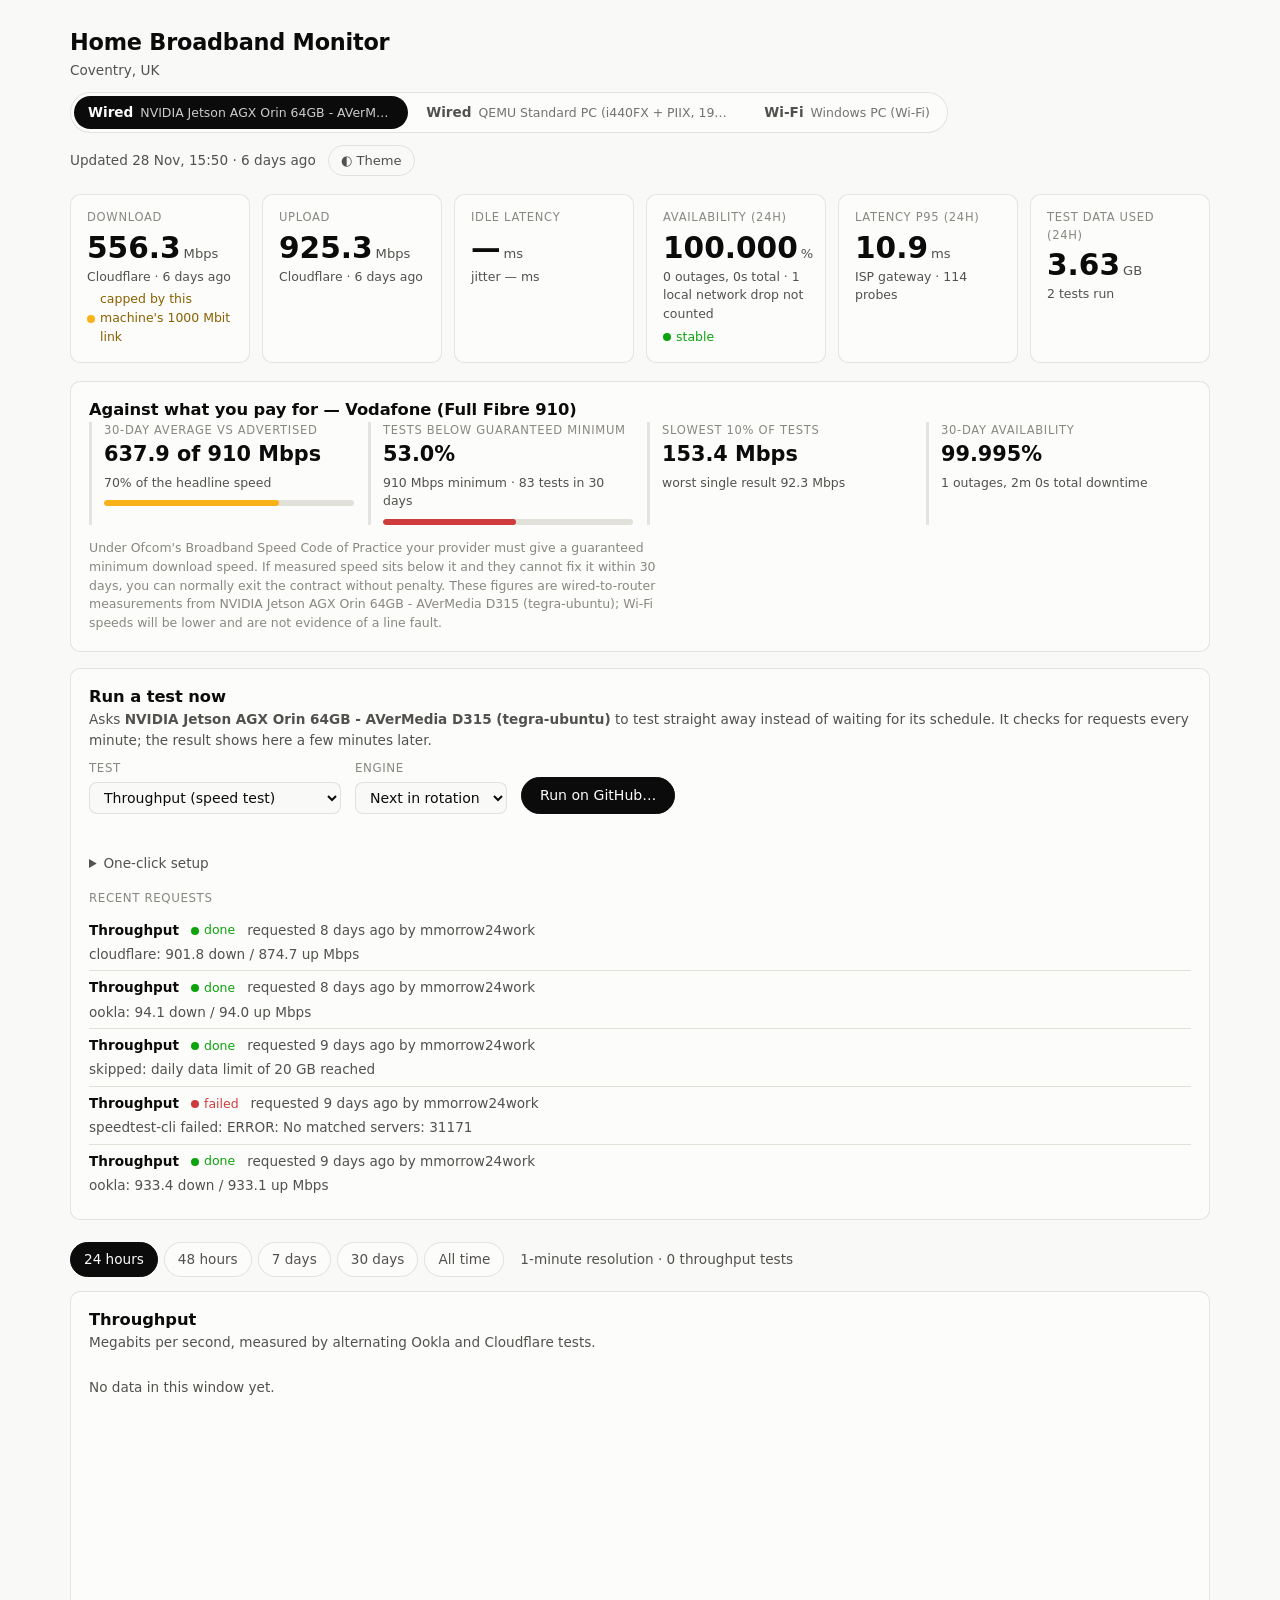
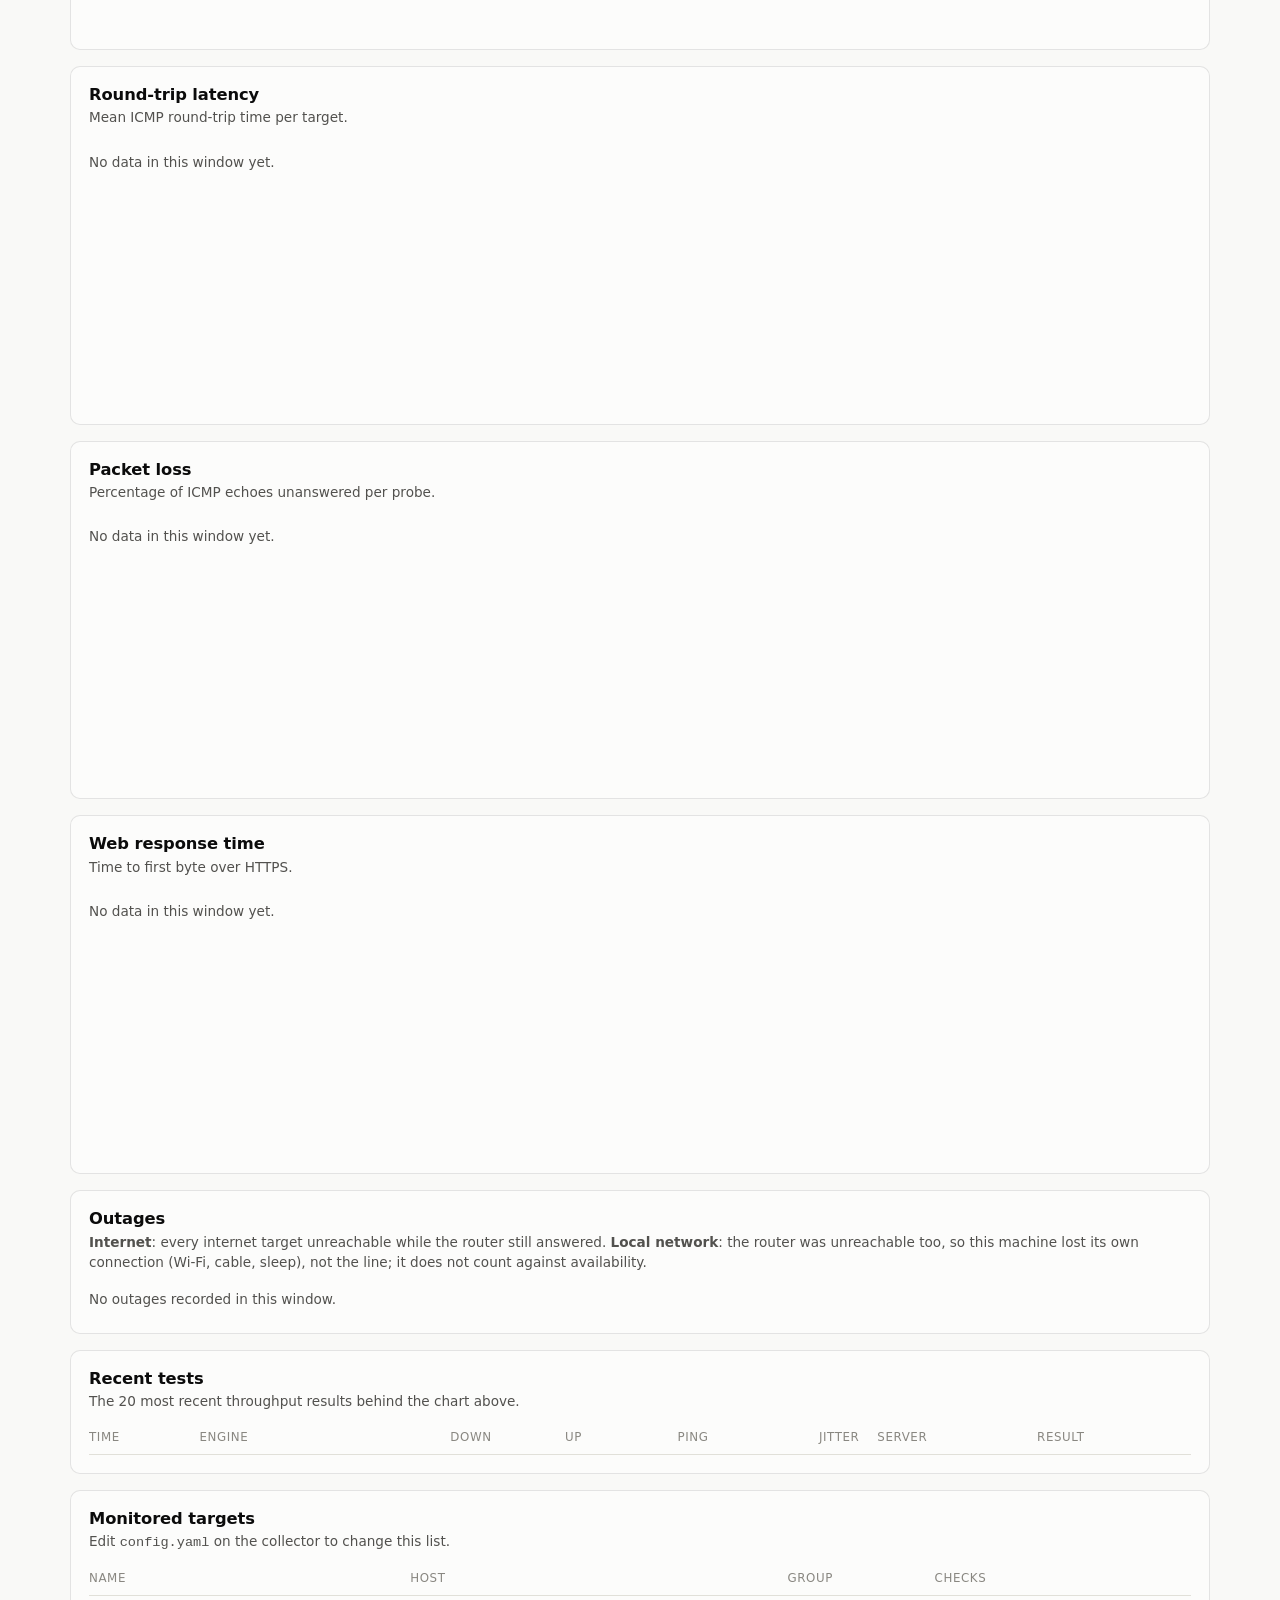
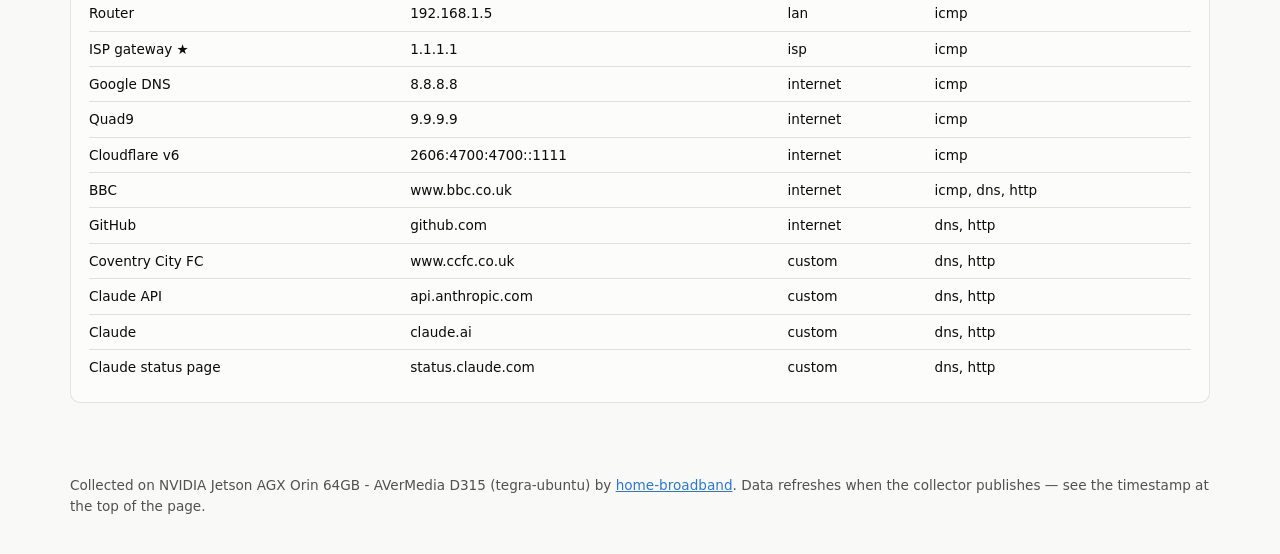
<file: index.html>
<!doctype html>
<html lang="en">
<head>
<meta charset="utf-8">
<meta name="viewport" content="width=device-width, initial-scale=1">
<title>Home Broadband Monitor</title>
<meta name="description" content="Continuous broadband throughput, latency and packet-loss monitoring.">
<meta name="color-scheme" content="light dark">
<link rel="stylesheet" href="vendor/uPlot.min.css">
<link rel="stylesheet" href="style.css">
<link rel="icon" href="data:image/svg+xml,<svg xmlns='http://www.w3.org/2000/svg' viewBox='0 0 100 100'><text y='.9em' font-size='90'>&#128225;</text></svg>">
</head>
<body data-palette="#2a78d6,#eb6834,#1baf7a,#eda100,#e87ba4,#008300,#4a3aa7,#e34948">

<header class="topbar">
  <div class="topbar-main">
    <h1 id="site-title">Home Broadband Monitor</h1>
    <p id="site-subtitle" class="muted"></p>
    <div id="collector-switch" class="collector-switch" role="group"
         aria-label="Which collector's measurements to show" hidden></div>
  </div>
  <div class="topbar-side">
    <p class="muted" id="generated">Loading…</p>
    <button id="theme-toggle" type="button" class="ghost-btn" aria-label="Toggle colour theme">
      <span aria-hidden="true">◐</span> Theme
    </button>
  </div>
</header>

<main>
  <section id="tiles" class="tiles" aria-label="Current status"></section>

  <section class="panel" id="sla-panel" hidden>
    <h2>Against what you pay for</h2>
    <p id="sla-banner" class="banner" hidden></p>
    <div id="sla-body" class="sla-grid"></div>
    <p class="footnote">
      Under Ofcom's Broadband Speed Code of Practice your provider must give a
      guaranteed minimum download speed. If measured speed sits below it and they
      cannot fix it within 30 days, you can normally exit the contract without penalty.
      <span id="sla-method">These figures are measurements from a dedicated collector.</span>
    </p>
  </section>

  <section class="panel" id="run-panel" hidden>
    <div class="chart-head">
      <h2>Run a test now</h2>
      <p class="muted">Asks <strong class="run-who">this collector</strong> to test straight away
        instead of waiting for its schedule. It checks for requests every minute; the result shows
        here a few minutes later.</p>
    </div>
    <form id="run-form" class="run-form">
      <label>Test
        <select id="run-test">
          <option value="speed">Throughput (speed test)</option>
          <option value="latency">Latency, DNS and web sweep</option>
          <option value="both">Both</option>
        </select>
      </label>
      <label id="run-engine-wrap">Engine
        <select id="run-engine"><option value="auto">Next in rotation</option></select>
      </label>
      <button type="submit" id="run-go" class="primary-btn">Run now</button>
    </form>
    <p id="run-status" class="run-status muted" role="status" aria-live="polite"></p>
    <details class="run-setup" id="run-setup">
      <summary>One-click setup</summary>
      <div class="run-setup-body">
        <p class="muted">Requests go through this site's GitHub repository, so only people who can
          run its workflows can start a test. Without a token, <em>Run now</em> opens the workflow
          on GitHub for you to start there. With one, it starts it directly from this page.</p>
        <ol class="muted">
          <li>On GitHub, create a <a id="run-token-link" href="https://github.com/settings/personal-access-tokens/new"
            target="_blank" rel="noopener">fine-grained personal access token</a>.</li>
          <li>Limit it to <strong>only</strong> <code class="run-repo">this repository</code>, with the
            single permission <strong>Actions: Read and write</strong>. That lets it start
            workflows and nothing else: it cannot read or change code.</li>
          <li>Paste it below. It is kept in this browser only and is sent to nothing but
            <code>api.github.com</code>.</li>
        </ol>
        <div class="run-token-row">
          <input id="run-token" type="password" autocomplete="off" spellcheck="false"
                 placeholder="github_pat_…" aria-label="GitHub token">
          <button type="button" id="run-token-save" class="ghost-btn">Save</button>
          <button type="button" id="run-token-forget" class="ghost-btn">Forget</button>
        </div>
      </div>
    </details>
    <div id="run-history" class="run-history"></div>
  </section>

  <div class="controls" role="group" aria-label="Time range">
    <div class="range-buttons" id="range-buttons">
      <button type="button" data-range="24h" class="active">24 hours</button>
      <button type="button" data-range="48h">48 hours</button>
      <button type="button" data-range="7d">7 days</button>
      <button type="button" data-range="30d">30 days</button>
      <button type="button" data-range="all">All time</button>
    </div>
    <p class="muted" id="range-note"></p>
  </div>

  <section class="panel chart-panel">
    <div class="chart-head">
      <h2>Throughput</h2>
      <p class="muted">Megabits per second, measured by alternating Ookla and Cloudflare tests.</p>
    </div>
    <div class="legend" id="legend-speed"></div>
    <div class="chart" id="chart-speed"></div>
  </section>

  <section class="panel chart-panel" id="lan-panel" hidden>
    <div class="chart-head">
      <h2>Wi-Fi throughput</h2>
      <p class="muted">iperf3 against <span id="lan-server">a wired machine</span> on the same network,
        so the internet is not involved: the Wi-Fi alone. Compare with the throughput chart above to see
        which of the two is the bottleneck.</p>
    </div>
    <p class="muted" id="lan-radio"></p>
    <div class="legend" id="legend-lan"></div>
    <div class="chart" id="chart-lan"></div>
  </section>

  <section class="panel chart-panel">
    <div class="chart-head">
      <h2>Round-trip latency</h2>
      <p class="muted">Mean ICMP round-trip time per target. <span id="latency-note"></span></p>
    </div>
    <div class="legend" id="legend-latency"></div>
    <div class="chart" id="chart-latency"></div>
  </section>

  <section class="panel chart-panel">
    <div class="chart-head">
      <h2>Packet loss</h2>
      <p class="muted">Percentage of ICMP echoes unanswered per probe.</p>
    </div>
    <div class="legend" id="legend-loss"></div>
    <div class="chart" id="chart-loss"></div>
  </section>

  <section class="panel chart-panel" id="ttfb-panel" hidden>
    <div class="chart-head">
      <h2>Web response time</h2>
      <p class="muted">Time to first byte over HTTPS.</p>
    </div>
    <div class="legend" id="legend-ttfb"></div>
    <div class="chart" id="chart-ttfb"></div>
  </section>

  <section class="panel">
    <div class="chart-head">
      <h2>Outages</h2>
      <p class="muted"><strong>Internet</strong>: every internet target unreachable while the
        router still answered. <strong>Local network</strong>: the router was unreachable too, so
        this machine lost its own connection (Wi-Fi, cable, sleep), not the line; it does not
        count against availability.</p>
    </div>
    <div class="table-wrap"><table id="outages-table"><thead><tr>
      <th scope="col">Type</th><th scope="col">Started</th><th scope="col">Ended</th><th scope="col">Duration</th>
    </tr></thead><tbody></tbody></table></div>
    <p class="muted empty" id="outages-empty" hidden>No outages recorded in this window.</p>
  </section>

  <section class="panel">
    <div class="chart-head">
      <h2>Recent tests</h2>
      <p class="muted">The 20 most recent throughput results behind the chart above.</p>
    </div>
    <div class="table-wrap"><table id="tests-table"><thead><tr>
      <th scope="col">Time</th><th scope="col">Engine</th>
      <th scope="col" class="num">Down</th><th scope="col" class="num">Up</th>
      <th scope="col" class="num">Ping</th><th scope="col" class="num">Jitter</th>
      <th scope="col">Server</th><th scope="col">Result</th>
    </tr></thead><tbody></tbody></table></div>
  </section>

  <section class="panel" id="targets-panel">
    <div class="chart-head">
      <h2>Monitored targets</h2>
      <p class="muted">Edit <code>config.yaml</code> on the collector to change this list.</p>
    </div>
    <div class="table-wrap"><table id="targets-table"><thead><tr>
      <th scope="col">Name</th><th scope="col">Host</th>
      <th scope="col">Group</th><th scope="col">Checks</th>
    </tr></thead><tbody></tbody></table></div>
  </section>
</main>

<footer>
  <p class="muted">
    Collected on <span class="collector-name">a dedicated collector</span> by
    <a href="https://github.com/mmorrow24work/home-broadband">home-broadband</a>.
    Data refreshes when the collector publishes — see the timestamp at the top of the page.
  </p>
</footer>

<div id="tooltip" class="tooltip" hidden></div>

<script src="vendor/uPlot.iife.min.js"></script>
<script src="app.js"></script>
</body>
</html>
</file>
<file: style.css>
/* home-broadband dashboard
   Palette: the validated reference instance (see docs/DESIGN.md).
   Light values on :root; dark values declared under BOTH the OS media query and
   the [data-theme="dark"] scope so the toggle wins in either direction. */

:root {
  color-scheme: light;

  --surface-1: #fcfcfb;      /* chart surface  */
  --plane:     #f9f9f7;      /* page plane     */
  --ink-1:     #0b0b0b;
  --ink-2:     #52514e;
  --ink-muted: #898781;
  --grid:      #e1e0d9;
  --axis:      #c3c2b7;
  --border:    rgba(11, 11, 11, 0.10);

  --series-1: #2a78d6;  /* blue    */
  --series-2: #eb6834;  /* orange  */
  --series-3: #1baf7a;  /* aqua    */
  --series-4: #eda100;  /* yellow  */
  --series-5: #e87ba4;  /* magenta */
  --series-6: #008300;  /* green   */
  --series-7: #4a3aa7;  /* violet  */
  --series-8: #e34948;  /* red     */

  --good:     #0ca30c;
  --warning:  #fab219;
  --serious:  #ec835a;
  --critical: #d03b3b;

  --radius: 10px;
  --font: system-ui, -apple-system, "Segoe UI", sans-serif;
}

@media (prefers-color-scheme: dark) {
  :root:where(:not([data-theme="light"])) {
    color-scheme: dark;
    --surface-1: #1a1a19;
    --plane:     #0d0d0d;
    --ink-1:     #ffffff;
    --ink-2:     #c3c2b7;
    --ink-muted: #898781;
    --grid:      #2c2c2a;
    --axis:      #383835;
    --border:    rgba(255, 255, 255, 0.10);
    --series-1: #3987e5;
    --series-2: #d95926;
    --series-3: #199e70;
    --series-4: #c98500;
    --series-5: #d55181;
    --series-6: #008300;
    --series-7: #9085e9;
    --series-8: #e66767;
  }
}

:root[data-theme="dark"] {
  color-scheme: dark;
  --surface-1: #1a1a19;
  --plane:     #0d0d0d;
  --ink-1:     #ffffff;
  --ink-2:     #c3c2b7;
  --ink-muted: #898781;
  --grid:      #2c2c2a;
  --axis:      #383835;
  --border:    rgba(255, 255, 255, 0.10);
  --series-1: #3987e5;
  --series-2: #d95926;
  --series-3: #199e70;
  --series-4: #c98500;
  --series-5: #d55181;
  --series-6: #008300;
  --series-7: #9085e9;
  --series-8: #e66767;
}

* { box-sizing: border-box; }

body {
  margin: 0;
  font-family: var(--font);
  font-size: 15px;
  line-height: 1.5;
  color: var(--ink-1);
  background: var(--plane);
  -webkit-font-smoothing: antialiased;
}

main { max-width: 1180px; margin: 0 auto; padding: 0 20px 56px; }

h1 { font-size: 1.4rem; margin: 0; letter-spacing: -0.01em; }
h2 { font-size: 1.02rem; margin: 0; letter-spacing: -0.005em; }
p  { margin: 0; }
a  { color: var(--series-1); }

.muted { color: var(--ink-2); font-size: 0.85rem; }
.footnote { color: var(--ink-muted); font-size: 0.78rem; margin-top: 14px; max-width: 76ch; }

/* ---------- top bar ---------- */
.topbar {
  display: flex; flex-wrap: wrap; gap: 12px;
  align-items: flex-end; justify-content: space-between;
  max-width: 1180px; margin: 0 auto; padding: 26px 20px 18px;
}
.topbar-side { display: flex; align-items: center; gap: 12px; }

.ghost-btn {
  font: inherit; font-size: 0.82rem; color: var(--ink-2);
  background: transparent; border: 1px solid var(--border);
  border-radius: 999px; padding: 5px 12px; cursor: pointer;
}
.ghost-btn:hover { background: var(--surface-1); color: var(--ink-1); }

/* ---------- collector switch ---------- */
.collector-switch {
  display: inline-flex; flex-wrap: wrap; gap: 4px; margin-top: 12px;
  padding: 3px; border: 1px solid var(--border); border-radius: 999px;
  background: var(--surface-1);
}
.collector-switch button {
  font: inherit; font-size: 0.85rem; cursor: pointer;
  display: inline-flex; align-items: baseline; gap: 7px;
  padding: 6px 14px; border: 0; border-radius: 999px;
  color: var(--ink-2); background: transparent; max-width: 100%;
}
.collector-switch button:hover { color: var(--ink-1); }
.collector-switch button[aria-pressed="true"] { background: var(--ink-1); color: var(--surface-1); }
.collector-switch .conn { font-weight: 600; }
.collector-switch .who {
  font-size: 0.78rem; opacity: 0.8;
  overflow: hidden; text-overflow: ellipsis; white-space: nowrap; max-width: 32ch;
}

/* ---------- stat tiles ---------- */
.tiles {
  display: grid; gap: 12px; margin-bottom: 18px;
  grid-template-columns: repeat(auto-fit, minmax(168px, 1fr));
}
.tile {
  background: var(--surface-1); border: 1px solid var(--border);
  border-radius: var(--radius); padding: 14px 16px;
}
.tile-label {
  font-size: 0.72rem; text-transform: uppercase; letter-spacing: 0.06em;
  color: var(--ink-muted);
}
.tile-value { font-size: 1.85rem; font-weight: 600; line-height: 1.15; margin-top: 4px; }
.tile-value .unit { font-size: 0.82rem; font-weight: 500; color: var(--ink-2); margin-left: 3px; }
.tile-sub { font-size: 0.78rem; color: var(--ink-2); margin-top: 3px; }
.tile-status { display: inline-flex; align-items: center; gap: 5px; font-size: 0.78rem; margin-top: 4px; }
.dot { width: 8px; height: 8px; border-radius: 50%; flex: none; }
.s-good     { color: var(--good); }     .s-good .dot     { background: var(--good); }
.s-warning  { color: #8a6100; }         .s-warning .dot  { background: var(--warning); }
.s-critical { color: var(--critical); } .s-critical .dot { background: var(--critical); }
:root[data-theme="dark"] .s-warning { color: var(--warning); }
@media (prefers-color-scheme: dark) {
  :root:where(:not([data-theme="light"])) .s-warning { color: var(--warning); }
}

/* ---------- panels ---------- */
.panel {
  background: var(--surface-1); border: 1px solid var(--border);
  border-radius: var(--radius); padding: 16px 18px 18px; margin-bottom: 16px;
}
.chart-head { margin-bottom: 10px; }
.chart { width: 100%; min-height: 260px; }

.banner {
  border-left: 3px solid var(--warning);
  background: color-mix(in srgb, var(--warning) 10%, transparent);
  border-radius: 0 6px 6px 0;
  padding: 10px 14px; margin: 10px 0 16px;
  font-size: 0.84rem; color: var(--ink-1); max-width: 84ch;
}

.sla-grid { display: grid; gap: 14px; grid-template-columns: repeat(auto-fit, minmax(210px, 1fr)); }
.sla-item { border-left: 3px solid var(--border); padding-left: 12px; }
.sla-item strong { display: block; font-size: 1.3rem; font-weight: 600; }
.bar { height: 6px; border-radius: 3px; background: var(--grid); margin-top: 8px; overflow: hidden; }
.bar > span { display: block; height: 100%; border-radius: 3px; background: var(--series-1); }

/* ---------- controls ---------- */
.controls {
  display: flex; flex-wrap: wrap; align-items: center;
  gap: 10px 16px; margin: 22px 0 14px;
}
.range-buttons { display: flex; flex-wrap: wrap; gap: 6px; }
.range-buttons button {
  font: inherit; font-size: 0.85rem; padding: 6px 13px; cursor: pointer;
  color: var(--ink-2); background: var(--surface-1);
  border: 1px solid var(--border); border-radius: 999px;
}
.range-buttons button:hover { color: var(--ink-1); }
.range-buttons button.active {
  background: var(--ink-1); border-color: var(--ink-1);
  color: var(--surface-1); font-weight: 500;
}

/* ---------- run a test now ---------- */
.run-form { display: flex; flex-wrap: wrap; align-items: flex-end; gap: 10px 14px; }
.run-form label {
  display: flex; flex-direction: column; gap: 4px;
  font-size: 0.74rem; color: var(--ink-muted);
  text-transform: uppercase; letter-spacing: 0.05em;
}
.run-form label[hidden] { display: none; }
.run-form select, .run-token-row input {
  font: inherit; font-size: 0.88rem; text-transform: none; letter-spacing: 0;
  color: var(--ink-1); background: var(--plane);
  border: 1px solid var(--border); border-radius: 8px; padding: 6px 10px;
}
.primary-btn {
  font: inherit; font-size: 0.88rem; font-weight: 500; cursor: pointer;
  color: var(--surface-1); background: var(--ink-1);
  border: 1px solid var(--ink-1); border-radius: 999px; padding: 7px 18px;
}
.primary-btn:disabled { opacity: 0.45; cursor: progress; }
.run-status { margin-top: 10px; min-height: 1.3em; font-size: 0.85rem; max-width: 90ch; }
.run-setup { margin-top: 12px; font-size: 0.85rem; }
.run-setup summary { cursor: pointer; color: var(--ink-2); }
.run-setup-body { margin-top: 8px; max-width: 80ch; }
.run-setup-body ol { padding-left: 20px; margin: 8px 0; }
.run-setup-body li { margin-bottom: 4px; }
.run-token-row { display: flex; flex-wrap: wrap; gap: 8px; margin-top: 8px; }
.run-token-row input { flex: 1 1 260px; min-width: 0; }
.run-token-row button[hidden] { display: none; }
.run-history h3 {
  font-size: 0.74rem; font-weight: 500; color: var(--ink-muted); margin: 16px 0 6px;
  text-transform: uppercase; letter-spacing: 0.05em;
}
.run-history ul { list-style: none; margin: 0; padding: 0; font-size: 0.85rem; }
.run-history li {
  display: flex; flex-wrap: wrap; align-items: baseline; gap: 4px 12px;
  padding: 6px 0; border-bottom: 1px solid var(--grid);
}
.run-history li:last-child { border-bottom: 0; }
.run-history .tile-status { margin-top: 0; }
.run-detail { flex-basis: 100%; }

/* ---------- legend ---------- */
.legend { display: flex; flex-wrap: wrap; gap: 6px 16px; margin-bottom: 8px; }
.legend-item {
  display: inline-flex; align-items: center; gap: 6px;
  font-size: 0.82rem; color: var(--ink-2); cursor: pointer;
  background: none; border: 0; padding: 2px 0; font-family: inherit;
}
.legend-item .swatch { width: 12px; height: 3px; border-radius: 2px; flex: none; }
.legend-item[aria-pressed="false"] { opacity: 0.38; text-decoration: line-through; }

/* ---------- tables ---------- */
.table-wrap { overflow-x: auto; }
table { width: 100%; border-collapse: collapse; font-size: 0.85rem; }
th, td {
  text-align: left; padding: 7px 12px 7px 0;
  border-bottom: 1px solid var(--grid); white-space: nowrap;
}
th { color: var(--ink-muted); font-weight: 500; font-size: 0.74rem;
     text-transform: uppercase; letter-spacing: 0.05em; }
td { font-variant-numeric: tabular-nums; }
td.num, th.num { text-align: right; padding-right: 18px; }
tbody tr:last-child td { border-bottom: 0; }
.empty { padding: 6px 0; }

/* ---------- tooltip ---------- */
.tooltip {
  position: fixed; z-index: 20; pointer-events: none;
  background: var(--surface-1); color: var(--ink-1);
  border: 1px solid var(--border); border-radius: 8px;
  padding: 8px 10px; font-size: 0.8rem; line-height: 1.45;
  box-shadow: 0 6px 20px rgba(0, 0, 0, 0.18); max-width: 280px;
}
.tooltip .tt-time { color: var(--ink-muted); font-size: 0.74rem; margin-bottom: 4px; }
.tooltip .tt-row { display: flex; align-items: center; gap: 7px; }
.tooltip .tt-row .swatch { width: 10px; height: 3px; border-radius: 2px; flex: none; }
.tooltip .tt-row .tt-val { margin-left: auto; font-variant-numeric: tabular-nums; }

/* ---------- uPlot chrome ---------- */
.u-legend { display: none; }
.u-select { background: rgba(42, 120, 214, 0.12); }

footer { max-width: 1180px; margin: 0 auto; padding: 0 20px 40px; }

@media (max-width: 640px) {
  .tile-value { font-size: 1.5rem; }
  main, .topbar, footer { padding-left: 14px; padding-right: 14px; }
}
</file>
<file: vendor/uPlot.min.css>
.uplot, .uplot *, .uplot *::before, .uplot *::after {box-sizing: border-box;}.uplot {font-family: system-ui, -apple-system, "Segoe UI", Roboto, "Helvetica Neue", Arial, "Noto Sans", sans-serif, "Apple Color Emoji", "Segoe UI Emoji", "Segoe UI Symbol", "Noto Color Emoji";line-height: 1.5;width: min-content;}.u-title {text-align: center;font-size: 18px;font-weight: bold;}.u-wrap {position: relative;user-select: none;}.u-over, .u-under {position: absolute;}.u-under {overflow: hidden;}.uplot canvas {display: block;position: relative;width: 100%;height: 100%;}.u-axis {position: absolute;}.u-legend {font-size: 14px;margin: auto;text-align: center;}.u-inline {display: block;}.u-inline * {display: inline-block;}.u-inline tr {margin-right: 16px;}.u-legend th {font-weight: 600;}.u-legend th > * {vertical-align: middle;display: inline-block;}.u-legend .u-marker {width: 1em;height: 1em;margin-right: 4px;background-clip: padding-box !important;}.u-inline.u-live th::after {content: ":";vertical-align: middle;}.u-inline:not(.u-live) .u-value {display: none;}.u-series > * {padding: 4px;}.u-series th {cursor: pointer;}.u-legend .u-off > * {opacity: 0.3;}.u-select {background: rgba(0,0,0,0.07);position: absolute;pointer-events: none;}.u-cursor-x, .u-cursor-y {position: absolute;left: 0;top: 0;pointer-events: none;will-change: transform;}.u-hz .u-cursor-x, .u-vt .u-cursor-y {height: 100%;border-right: 1px dashed #607D8B;}.u-hz .u-cursor-y, .u-vt .u-cursor-x {width: 100%;border-bottom: 1px dashed #607D8B;}.u-cursor-pt {position: absolute;top: 0;left: 0;border-radius: 50%;border: 0 solid;pointer-events: none;will-change: transform;/*this has to be !important since we set inline "background" shorthand */background-clip: padding-box !important;}.u-axis.u-off, .u-select.u-off, .u-cursor-x.u-off, .u-cursor-y.u-off, .u-cursor-pt.u-off {display: none;}
</file>
